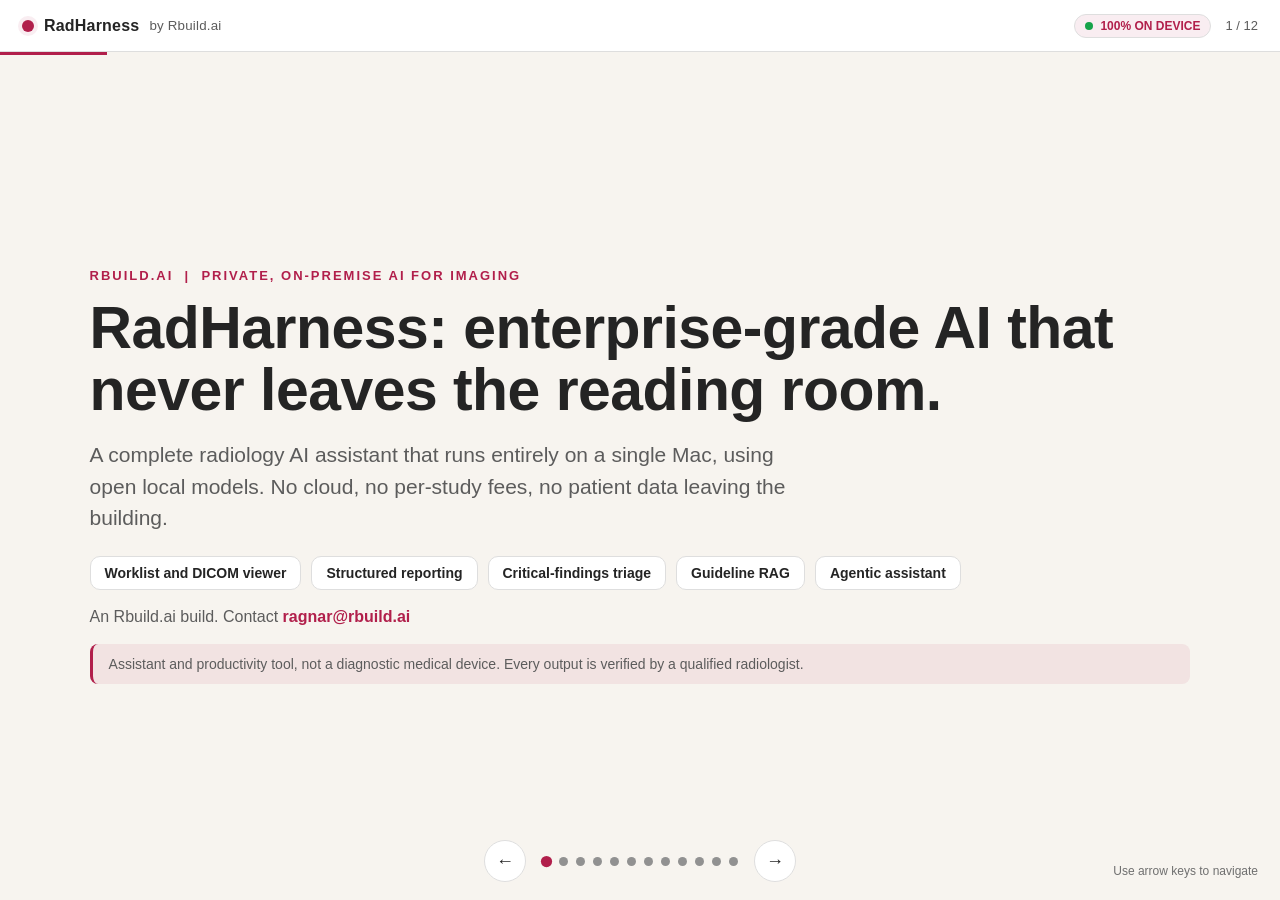
<file: RadHarness-Pitch-Deck.html>
<!DOCTYPE html>
<html lang="en">
<head>
<meta charset="UTF-8" />
<meta name="viewport" content="width=device-width, initial-scale=1.0" />
<title>RadHarness: Local AI for Radiology</title>
<script>
  (() => {
    const param = new URLSearchParams(window.location.search).get("scoutTheme");
    const theme =
      param || (window.matchMedia("(prefers-color-scheme: dark)").matches ? "dark" : "light");
    document.documentElement.setAttribute("data-theme", theme);
  })();
</script>
<style>
:root {
  color-scheme: light;
  --cp-bg: #f7f4ef;
  --cp-bg-elevated: #fcfbf8;
  --cp-surface: #ffffff;
  --cp-surface-soft: #f5f5f5;
  --cp-border: #dedede;
  --cp-border-strong: #919191;
  --cp-text: #242424;
  --cp-text-muted: #5c5c5c;
  --cp-text-soft: #6f6f6f;
  --cp-accent: #b11f4b;
  --cp-accent-hover: #9a1a41;
  --cp-accent-soft: rgba(177, 31, 75, 0.08);
  --cp-accent-fg: #ffffff;
  --cp-success: #16a34a;
  --cp-danger: #dc2626;
  --cp-warning: #f59e0b;
  --cp-link: #0078d4;
  --cp-shadow: 0 18px 48px rgba(0, 0, 0, 0.12);
  --cp-overlay: rgba(255, 255, 255, 0.8);
  --cp-panel: rgba(255, 255, 255, 0.86);
  --cp-panel-strong: rgba(255, 255, 255, 0.96);
  --cp-sheen: rgba(255, 255, 255, 0.55);
  --cp-highlight: rgba(177, 31, 75, 0.12);
}
html[data-theme="dark"] {
  color-scheme: dark;
  --cp-bg: #3d3b3a;
  --cp-bg-elevated: #343231;
  --cp-surface: #292929;
  --cp-surface-soft: #2e2e2e;
  --cp-border: #474747;
  --cp-border-strong: #5f5f5f;
  --cp-text: #dedede;
  --cp-text-muted: #919191;
  --cp-text-soft: #b0b0b0;
  --cp-accent: #fd8ea1;
  --cp-accent-hover: #fb7b91;
  --cp-accent-soft: rgba(253, 142, 161, 0.14);
  --cp-accent-fg: #1a1a1a;
  --cp-success: #4ade80;
  --cp-danger: #f87171;
  --cp-warning: #fbbf24;
  --cp-link: #4da6ff;
  --cp-shadow: 0 18px 48px rgba(0, 0, 0, 0.32);
  --cp-overlay: rgba(41, 41, 41, 0.88);
  --cp-panel: rgba(41, 41, 41, 0.72);
  --cp-panel-strong: rgba(41, 41, 41, 0.96);
  --cp-sheen: rgba(255, 255, 255, 0.04);
  --cp-highlight: rgba(253, 142, 161, 0.12);
}

* { box-sizing: border-box; margin: 0; padding: 0; }
html, body { height: 100%; }
body {
  font-family: "Segoe UI", Aptos, Calibri, -apple-system, BlinkMacSystemFont, sans-serif;
  background: var(--cp-bg);
  color: var(--cp-text);
  overflow: hidden;
  -webkit-font-smoothing: antialiased;
}
code, .mono { font-family: Consolas, "Courier New", Courier, monospace; }

/* Top bar */
.topbar {
  position: fixed; top: 0; left: 0; right: 0; height: 52px; z-index: 30;
  display: flex; align-items: center; justify-content: space-between;
  padding: 0 22px; background: var(--cp-panel-strong);
  border-bottom: 1px solid var(--cp-border); backdrop-filter: blur(8px);
}
.brand { display: flex; align-items: center; gap: 10px; font-weight: 700; letter-spacing: .2px; }
.brand .dot { width: 12px; height: 12px; border-radius: 50%; background: var(--cp-accent); box-shadow: 0 0 0 4px var(--cp-accent-soft); }
.brand small { font-weight: 500; color: var(--cp-text-muted); }
.top-right { display: flex; align-items: center; gap: 14px; font-size: 13px; color: var(--cp-text-muted); }
.pill {
  display: inline-flex; align-items: center; gap: 7px; padding: 4px 10px; border-radius: 999px;
  background: var(--cp-accent-soft); color: var(--cp-accent); font-weight: 600; font-size: 12px;
  border: 1px solid var(--cp-border);
}
.pill .g { width: 8px; height: 8px; border-radius: 50%; background: var(--cp-success); }
.progress { position: fixed; top: 52px; left: 0; height: 3px; background: var(--cp-accent); z-index: 30; transition: width .3s ease; }

/* Slides */
.deck { position: absolute; inset: 52px 0 0 0; }
.slide {
  position: absolute; inset: 0; display: none;
  padding: 44px clamp(24px, 7vw, 110px); overflow-y: auto;
  animation: fade .35s ease;
}
.slide.active { display: flex; flex-direction: column; justify-content: center; }
@keyframes fade { from { opacity: 0; transform: translateY(8px); } to { opacity: 1; transform: none; } }

.kicker { color: var(--cp-accent); font-weight: 700; text-transform: uppercase; letter-spacing: 2px; font-size: 13px; margin-bottom: 14px; }
h1 { font-size: clamp(30px, 4.6vw, 60px); line-height: 1.05; letter-spacing: -.5px; margin-bottom: 18px; }
h2 { font-size: clamp(24px, 3.2vw, 40px); line-height: 1.1; margin-bottom: 20px; letter-spacing: -.3px; }
h3 { font-size: 19px; margin-bottom: 8px; }
p.lead { font-size: clamp(16px, 1.7vw, 21px); color: var(--cp-text-muted); max-width: 60ch; line-height: 1.5; }
.muted { color: var(--cp-text-muted); }
.accent { color: var(--cp-accent); }
ul.clean { list-style: none; display: grid; gap: 12px; margin-top: 8px; }
ul.clean li { display: flex; gap: 12px; align-items: flex-start; font-size: 17px; line-height: 1.45; }
ul.clean li::before { content: ""; flex: 0 0 auto; width: 9px; height: 9px; margin-top: 8px; border-radius: 3px; background: var(--cp-accent); }

.grid { display: grid; gap: 16px; }
.g2 { grid-template-columns: repeat(2, 1fr); }
.g3 { grid-template-columns: repeat(3, 1fr); }
.g4 { grid-template-columns: repeat(4, 1fr); }
@media (max-width: 900px) { .g2, .g3, .g4 { grid-template-columns: 1fr; } }

.card {
  background: var(--cp-surface); border: 1px solid var(--cp-border); border-radius: 16px;
  padding: 20px; box-shadow: 0 0 2px rgba(0,0,0,0.12), 0 1px 2px rgba(0,0,0,0.14);
}
.card .ic { font-size: 24px; margin-bottom: 10px; }
.card p { color: var(--cp-text-muted); font-size: 15px; line-height: 1.45; }

.stat { display: flex; flex-direction: column; gap: 4px; }
.stat .n { font-size: clamp(28px, 3.6vw, 46px); font-weight: 800; color: var(--cp-accent); letter-spacing: -1px; }
.stat .l { color: var(--cp-text-muted); font-size: 14px; }

table.t { width: 100%; border-collapse: collapse; font-size: 15px; }
table.t th, table.t td { text-align: left; padding: 11px 14px; border-bottom: 1px solid var(--cp-border); }
table.t th { color: var(--cp-text-muted); font-weight: 600; font-size: 13px; text-transform: uppercase; letter-spacing: .5px; }
table.t tr:last-child td { border-bottom: none; }
table.t .hl { color: var(--cp-accent); font-weight: 700; }
.tag { display: inline-block; padding: 2px 9px; border-radius: 999px; font-size: 12px; font-weight: 600; background: var(--cp-accent-soft); color: var(--cp-accent); border: 1px solid var(--cp-border); }
.tag.ok { background: rgba(22,163,74,.1); color: var(--cp-success); }

/* Bar chart */
.bars { display: grid; gap: 16px; margin-top: 10px; }
.bar-row { display: grid; grid-template-columns: 140px 1fr auto; align-items: center; gap: 14px; }
.bar-track { height: 30px; background: var(--cp-surface-soft); border: 1px solid var(--cp-border); border-radius: 8px; overflow: hidden; }
.bar-fill { height: 100%; display: flex; align-items: center; padding-left: 12px; color: var(--cp-accent-fg); font-weight: 700; font-size: 14px; white-space: nowrap; }
.bar-fill.cloud { background: var(--cp-border-strong); color: var(--cp-text); }
.bar-fill.local { background: var(--cp-accent); }

.two { display: grid; grid-template-columns: 1.05fr .95fr; gap: 40px; align-items: center; }
@media (max-width: 900px) { .two { grid-template-columns: 1fr; gap: 22px; } }

.badge-row { display: flex; flex-wrap: wrap; gap: 10px; margin-top: 22px; }
.badge { display: inline-flex; align-items: center; gap: 8px; padding: 8px 14px; border-radius: 10px; background: var(--cp-surface); border: 1px solid var(--cp-border); font-size: 14px; font-weight: 600; }

.note { margin-top: 18px; padding: 12px 16px; border-left: 3px solid var(--cp-accent); background: var(--cp-accent-soft); border-radius: 8px; font-size: 14px; color: var(--cp-text-muted); }
.disclaimer-box { border: 1px solid var(--cp-warning); background: rgba(245,158,11,.08); border-radius: 12px; padding: 18px 20px; font-size: 15px; line-height: 1.5; }

/* Nav */
.nav { position: fixed; bottom: 18px; left: 0; right: 0; z-index: 30; display: flex; align-items: center; justify-content: center; gap: 16px; }
.nav button {
  width: 42px; height: 42px; border-radius: 50%; border: 1px solid var(--cp-border);
  background: var(--cp-panel-strong); color: var(--cp-text); font-size: 18px; cursor: pointer;
  display: flex; align-items: center; justify-content: center; transition: all .15s ease;
}
.nav button:hover { border-color: var(--cp-accent); color: var(--cp-accent); }
.dots { display: flex; gap: 8px; }
.dots span { width: 9px; height: 9px; border-radius: 50%; background: var(--cp-border-strong); cursor: pointer; transition: all .15s ease; }
.dots span.on { background: var(--cp-accent); transform: scale(1.25); }
.hint { position: fixed; bottom: 22px; right: 22px; font-size: 12px; color: var(--cp-text-soft); z-index: 30; }
.footer-credit { position: fixed; bottom: 22px; left: 22px; font-size: 12px; color: var(--cp-text-soft); z-index: 30; }
</style>
</head>
<body>
<div class="topbar">
  <div class="brand"><span class="dot"></span> RadHarness <small>by Rbuild.ai</small></div>
  <div class="top-right">
    <span class="pill"><span class="g"></span> 100% ON DEVICE</span>
    <span id="counter">1 / 12</span>
  </div>
</div>
<div class="progress" id="progress" style="width:8%"></div>

<div class="deck" id="deck">

  <!-- 1. Title -->
  <section class="slide active">
    <div class="kicker">Rbuild.ai &nbsp;|&nbsp; Private, on-premise AI for imaging</div>
    <h1>RadHarness: enterprise-grade AI that never leaves the reading room.</h1>
    <p class="lead">A complete radiology AI assistant that runs entirely on a single Mac, using open local models. No cloud, no per-study fees, no patient data leaving the building.</p>
    <div class="badge-row">
      <span class="badge">Worklist and DICOM viewer</span>
      <span class="badge">Structured reporting</span>
      <span class="badge">Critical-findings triage</span>
      <span class="badge">Guideline RAG</span>
      <span class="badge">Agentic assistant</span>
    </div>
    <p class="muted" style="margin-top:18px">An Rbuild.ai build. Contact <strong class="accent">ragnar@rbuild.ai</strong></p>
    <div class="note">Assistant and productivity tool, not a diagnostic medical device. Every output is verified by a qualified radiologist.</div>
  </section>

  <!-- 2. Problem -->
  <section class="slide">
    <div class="kicker">The problem</div>
    <h2>Cloud radiology AI is powerful, but it comes with strings attached.</h2>
    <div class="grid g3">
      <div class="card"><div class="ic">🔓</div><h3>PHI leaves the building</h3><p>Images and reports are uploaded to third-party clouds, expanding breach exposure and complicating HIPAA and GDPR compliance.</p></div>
      <div class="card"><div class="ic">💸</div><h3>Recurring per-study fees</h3><p>Per-exam and per-seat subscriptions scale with volume forever. Costs never stop, and they grow as you do.</p></div>
      <div class="card"><div class="ic">🔗</div><h3>Vendor lock-in and downtime</h3><p>Your workflow depends on someone else's uptime, pricing, and roadmap. No internet means no AI.</p></div>
    </div>
    <div class="note">Radiologists want the productivity of AI without surrendering control of the data or the budget.</div>
  </section>

  <!-- 3. Solution -->
  <section class="slide">
    <div class="kicker">The solution</div>
    <div class="two">
      <div>
        <h2>One local appliance. The whole AI workflow.</h2>
        <p class="lead">RadHarness packages a modern radiology AI stack into software that runs on a single Mac using open models. It is offline by architecture: the app refuses any non-local model endpoint.</p>
        <ul class="clean" style="margin-top:20px">
          <li>All inference runs on the device, on your data, under your roof.</li>
          <li>Open-source models mean zero license and zero per-use fees.</li>
          <li>Cross-platform: the same app runs on Mac or PC.</li>
        </ul>
      </div>
      <div class="grid" style="gap:14px">
        <div class="card stat"><span class="n">0</span><span class="l">bytes of patient data sent to any cloud</span></div>
        <div class="card stat"><span class="n">$0</span><span class="l">per-study and per-seat inference fees</span></div>
        <div class="card stat"><span class="n">1</span><span class="l">quiet appliance for the whole reading room</span></div>
      </div>
    </div>
  </section>

  <!-- 4. Features -->
  <section class="slide">
    <div class="kicker">What it does today</div>
    <h2>A working product, not a concept.</h2>
    <div class="grid g3">
      <div class="card"><div class="ic">🗂️</div><h3>Worklist and viewer</h3><p>DICOM ingest with automatic de-identification, a prioritized worklist, and an in-browser frame viewer.</p></div>
      <div class="card"><div class="ic">📝</div><h3>Structured reporting</h3><p>Drafts Technique, Comparison, Findings, and Impression from dictation, and generates concise impressions.</p></div>
      <div class="card"><div class="ic">🚨</div><h3>Critical-findings triage</h3><p>Detects actionable findings in report text and auto-escalates the study to STAT, with negation handling.</p></div>
      <div class="card"><div class="ic">📚</div><h3>Guideline RAG</h3><p>Ingest your protocols and appropriateness criteria, then get grounded answers with source citations.</p></div>
      <div class="card"><div class="ic">🤖</div><h3>Agentic assistant</h3><p>A tool-using chat agent that searches the worklist and knowledge base and runs triage on demand.</p></div>
      <div class="card"><div class="ic">🔒</div><h3>Privacy guard</h3><p>Offline mode is enforced in code. Local-only SQLite storage and an audit log keep everything on device.</p></div>
    </div>
    <div class="note">Verified end to end on this build: DICOM frames render, triage escalates to STAT, and the agent cites local protocols. 6 of 6 smoke tests pass.</div>
  </section>

  <!-- 5. Architecture -->
  <section class="slide">
    <div class="kicker">How it works</div>
    <h2>A clean local stack, offline by design.</h2>
    <div class="two">
      <ul class="clean">
        <li><strong>Local model runtime:</strong> Ollama or Foundry Local, serving an open model over a loopback endpoint only.</li>
        <li><strong>FastAPI backend:</strong> worklist, reporting, triage, RAG, and the agent, all in Python.</li>
        <li><strong>Local storage:</strong> SQLite plus local files, gitignored, holding studies, reports, and the knowledge base.</li>
        <li><strong>No-build web UI:</strong> a self-contained single-page app, no external assets, no internet required.</li>
      </ul>
      <div class="card">
        <h3 class="accent">Data flow</h3>
        <p style="margin-top:10px; line-height:1.7">
          DICOM in &rarr; de-identify &rarr; worklist<br>
          Dictation &rarr; local model &rarr; structured report<br>
          Report text &rarr; triage &rarr; STAT flag<br>
          Question &rarr; local RAG &rarr; cited answer<br>
          <span class="muted">Every arrow stays inside the device.</span>
        </p>
      </div>
    </div>
  </section>

  <!-- 6. Why local -->
  <section class="slide">
    <div class="kicker">Why local wins</div>
    <h2>Privacy, cost, and control in one decision.</h2>
    <div class="grid g4">
      <div class="card"><div class="ic">🛡️</div><h3>Compliance</h3><p>No cloud egress shrinks your breach surface and simplifies HIPAA and GDPR posture.</p></div>
      <div class="card"><div class="ic">📉</div><h3>Economics</h3><p>A one-time hardware cost replaces recurring per-study fees that never end.</p></div>
      <div class="card"><div class="ic">⚡</div><h3>Availability</h3><p>Works with no internet. No dependency on a vendor's uptime or pricing changes.</p></div>
      <div class="card"><div class="ic">🧩</div><h3>Control</h3><p>Own the models, the data, and the roadmap. Swap models freely as open models improve.</p></div>
    </div>
  </section>

  <!-- 7. Recommended model (DATA) -->
  <section class="slide" id="slide-model">
    <div class="kicker">The model, picked and tested</div>
    <h2>Recommended local model: <span class="accent" id="model-name">Qwen3-32B + MedGemma</span></h2>
    <div class="two">
      <div>
        <p class="lead" id="model-rationale">Qwen3-32B is the primary reasoning model: Apache 2.0 licensed, with a thinking mode that suits impression drafting and structured reports. MedGemma 27B adds medical language and chest-X-ray-trained image understanding under Google's healthcare-friendly HAI-DEF terms.</p>
        <ul class="clean" style="margin-top:18px" id="model-points">
          <li><strong>Reasoning:</strong> Qwen3-32B (Apache 2.0, thinking mode) for reports, triage, and RAG.</li>
          <li><strong>Medical + images:</strong> MedGemma 27B multimodal, trained on chest X-rays and clinical text.</li>
          <li><strong>Runs on 32GB today:</strong> Qwen3-14B or gpt-oss:20b, paired with MedGemma 4B.</li>
        </ul>
      </div>
      <div class="card">
        <h3 class="accent">Model shortlist</h3>
        <table class="t" style="margin-top:8px" id="model-table">
          <tr><th>Model</th><th>Role</th><th>~Q4 memory</th></tr>
          <tr><td class="hl">Qwen3-32B</td><td>Primary reasoning</td><td>~20 GB</td></tr>
          <tr><td class="hl">MedGemma 27B</td><td>Medical text + vision</td><td>~17 GB</td></tr>
          <tr><td>Qwen3-14B / gpt-oss:20b</td><td>Runs on 32GB now</td><td>~9 to 16 GB</td></tr>
          <tr><td>Qwen3-72B / Llama 3.3-70B</td><td>Higher quality (128GB)</td><td>~43 to 45 GB</td></tr>
        </table>
      </div>
    </div>
    <div class="note" id="model-note">All picks allow commercial and clinical-adjacent use (Apache 2.0 and Google HAI-DEF). Medical-tuned models still hallucinate and require radiologist verification, so a strong reasoner plus grounded RAG is the safe default.</div>
  </section>

  <!-- 8. Benchmark (DATA) -->
  <section class="slide" id="slide-bench">
    <div class="kicker">Tested on real hardware</div>
    <h2>Measured performance, not marketing.</h2>
    <p class="lead">Benchmarked on an Apple M1 Max, 32GB, using the same prompts the app uses. gpt-oss:20b ran 100% on the GPU at 33 to 41 generation tokens per second, using about 12GB. A Mac Studio adds memory and bandwidth for larger models and higher throughput.</p>
    <div class="card" style="margin-top:18px">
      <table class="t" id="bench-table">
        <tr><th>Task</th><th>Model</th><th>Gen tokens/sec</th><th>Latency</th><th>Quality (1-5)</th></tr>
        <tr><td>Report drafting</td><td class="hl">gpt-oss:20b</td><td id="b-gen-a">33.3</td><td id="b-lat-a">11.7 s</td><td id="b-q-a">5</td></tr>
        <tr><td>Triage classify</td><td>gpt-oss:20b</td><td id="b-gen-b">32.9</td><td id="b-lat-b">25.2 s</td><td id="b-q-b">3</td></tr>
        <tr><td>RAG answer</td><td>gpt-oss:20b</td><td id="b-gen-c">41.0</td><td id="b-lat-c">3.6 s</td><td id="b-q-c">5</td></tr>
      </table>
    </div>
    <div class="note" id="bench-note">Strong on report drafting and grounded answering. Triage scored lower because the model undercalled one case, which is exactly why RadHarness wraps triage in deterministic rules plus mandatory radiologist verification. Warm-run figures, GPU (Metal).</div>
  </section>

  <!-- 9. Hardware (DATA) -->
  <section class="slide" id="slide-hw">
    <div class="kicker">The appliance</div>
    <h2>Recommended build: <span class="accent" id="hw-name">Mac Studio M4 Max, 128GB</span></h2>
    <div class="grid g3" id="hw-cards">
      <div class="card"><span class="tag">Good</span><h3 style="margin-top:10px" id="hw-good-name">M4 Max, 64GB</h3><p id="hw-good-desc">Runs a 32B reasoning model plus a medical vision model at 30 to 37 tok/s.</p><div class="stat" style="margin-top:12px"><span class="n" id="hw-good-price">$3,799</span><span class="l" id="hw-good-spec">64GB unified, 40-core GPU, 1TB</span></div></div>
      <div class="card" style="border-color:var(--cp-accent)"><span class="tag">Recommended</span><h3 style="margin-top:10px" id="hw-better-name">M4 Max, 128GB</h3><p id="hw-better-desc">Runs a 70B model plus vision plus a summarizer at once, with headroom.</p><div class="stat" style="margin-top:12px"><span class="n" id="hw-better-price">~$5,099</span><span class="l" id="hw-better-spec">128GB unified, 40-core GPU, 2TB</span></div></div>
      <div class="card"><span class="tag">Best</span><h3 style="margin-top:10px" id="hw-best-name">M3 Ultra, 96GB</h3><p id="hw-best-desc">819 GB/s bandwidth, about 50% faster on 70B models. High-volume rooms.</p><div class="stat" style="margin-top:12px"><span class="n" id="hw-best-price">$7,299</span><span class="l" id="hw-best-spec">96GB unified, 80-core GPU, 2TB</span></div></div>
    </div>
    <div class="note" id="hw-note">Rule of thumb: usable local model size must fit in unified memory, and memory bandwidth drives tokens per second. Prices are US, July 2026, and reflect the 2026 memory-shortage market. Verify at apple.com before purchase.</div>
  </section>

  <!-- 10. ROI (DATA) -->
  <section class="slide" id="slide-roi">
    <div class="kicker">The economics</div>
    <h2>One-time hardware beats forever fees.</h2>
    <div class="two">
      <div>
        <h3 class="muted" style="margin-bottom:14px">3-year total cost (illustrative)</h3>
        <div class="bars">
          <div class="bar-row"><span>Cloud / SaaS AI</span><div class="bar-track"><div class="bar-fill cloud" style="width:100%">$80,000</div></div><span></span></div>
          <div class="bar-row"><span>RadHarness local</span><div class="bar-track"><div class="bar-fill local" style="width:16%"></div></div><span style="font-weight:800;color:var(--cp-accent)">$12,200</span></div>
        </div>
        <div class="note" id="roi-note">Base scenario: 8,000 studies per year, single-radiologist practice. 3-year cost about $12,200 local vs about $80,000 mid-range cloud or SaaS, plus roughly $28,700 per year in radiologist time saved. Estimates with assumptions and sources in the ROI report.</div>
      </div>
      <div class="grid" style="gap:14px">
        <div class="card stat"><span class="n" id="roi-headline-1">85%</span><span class="l" id="roi-headline-1-l">lower 3-year cost vs cloud</span></div>
        <div class="card stat"><span class="n" id="roi-headline-2">2-9 mo</span><span class="l" id="roi-headline-2-l">payback period</span></div>
        <div class="card stat"><span class="n" id="roi-headline-3">$28.7K</span><span class="l" id="roi-headline-3-l">radiologist time saved / year</span></div>
      </div>
    </div>
  </section>

  <!-- 11. Roadmap -->
  <section class="slide">
    <div class="kicker">Where this goes</div>
    <h2>From assistant to a full local imaging platform.</h2>
    <div class="grid g3">
      <div class="card"><span class="tag ok">Shipped</span><h3 style="margin-top:10px">Core harness</h3><p>Worklist, viewer, reporting, triage, RAG, and the agent, running fully local.</p></div>
      <div class="card"><span class="tag">Next</span><h3 style="margin-top:10px">Vision and PACS</h3><p>Add a local vision model for image understanding and DICOM network integration with the reading environment.</p></div>
      <div class="card"><span class="tag">Later</span><h3 style="margin-top:10px">Validation and scale</h3><p>Clinical validation studies, multi-user support, and a hardened on-prem deployment.</p></div>
    </div>
  </section>

  <!-- 12. CTA / Disclaimer -->
  <section class="slide">
    <div class="kicker">Take it for a read</div>
    <h1>Own your AI. Keep your data. Cut the bill.</h1>
    <p class="lead">RadHarness is built and running today. The next step is choosing the model tier and the Mac Studio that fit your volume, then piloting it on a live worklist.</p>
    <div class="badge-row">
      <span class="badge">Run: <span class="mono">./run.sh</span></span>
      <span class="badge">Open: <span class="mono">127.0.0.1:8000</span></span>
      <span class="badge">Contact: <span class="mono">ragnar@rbuild.ai</span></span>
    </div>
    <div class="disclaimer-box" style="margin-top:26px">
      <strong>Medical disclaimer.</strong> RadHarness is a research and productivity assistant, not a medical device. It is not FDA or CE cleared and must not be used for primary diagnosis or autonomous clinical decisions. All AI output must be reviewed and verified by a qualified radiologist.
    </div>
  </section>

</div>

<div class="nav">
  <button id="prev" aria-label="Previous">&larr;</button>
  <div class="dots" id="dots"></div>
  <button id="next" aria-label="Next">&rarr;</button>
</div>
<div class="hint">Use arrow keys to navigate</div>

<script>
  const slides = Array.from(document.querySelectorAll(".slide"));
  const dotsWrap = document.getElementById("dots");
  const counter = document.getElementById("counter");
  const progress = document.getElementById("progress");
  let i = 0;
  slides.forEach((_, idx) => {
    const s = document.createElement("span");
    if (idx === 0) s.className = "on";
    s.addEventListener("click", () => go(idx));
    dotsWrap.appendChild(s);
  });
  const dots = Array.from(dotsWrap.children);
  function go(n) {
    i = Math.max(0, Math.min(slides.length - 1, n));
    slides.forEach((s, idx) => s.classList.toggle("active", idx === i));
    dots.forEach((d, idx) => d.classList.toggle("on", idx === i));
    counter.textContent = (i + 1) + " / " + slides.length;
    progress.style.width = ((i + 1) / slides.length * 100) + "%";
  }
  document.getElementById("prev").addEventListener("click", () => go(i - 1));
  document.getElementById("next").addEventListener("click", () => go(i + 1));
  document.addEventListener("keydown", (e) => {
    if (e.key === "ArrowRight" || e.key === "PageDown" || e.key === " ") { e.preventDefault(); go(i + 1); }
    else if (e.key === "ArrowLeft" || e.key === "PageUp") { e.preventDefault(); go(i - 1); }
    else if (e.key === "Home") go(0);
    else if (e.key === "End") go(slides.length - 1);
  });
  go(0);
</script>
</body>
</html>
</file>
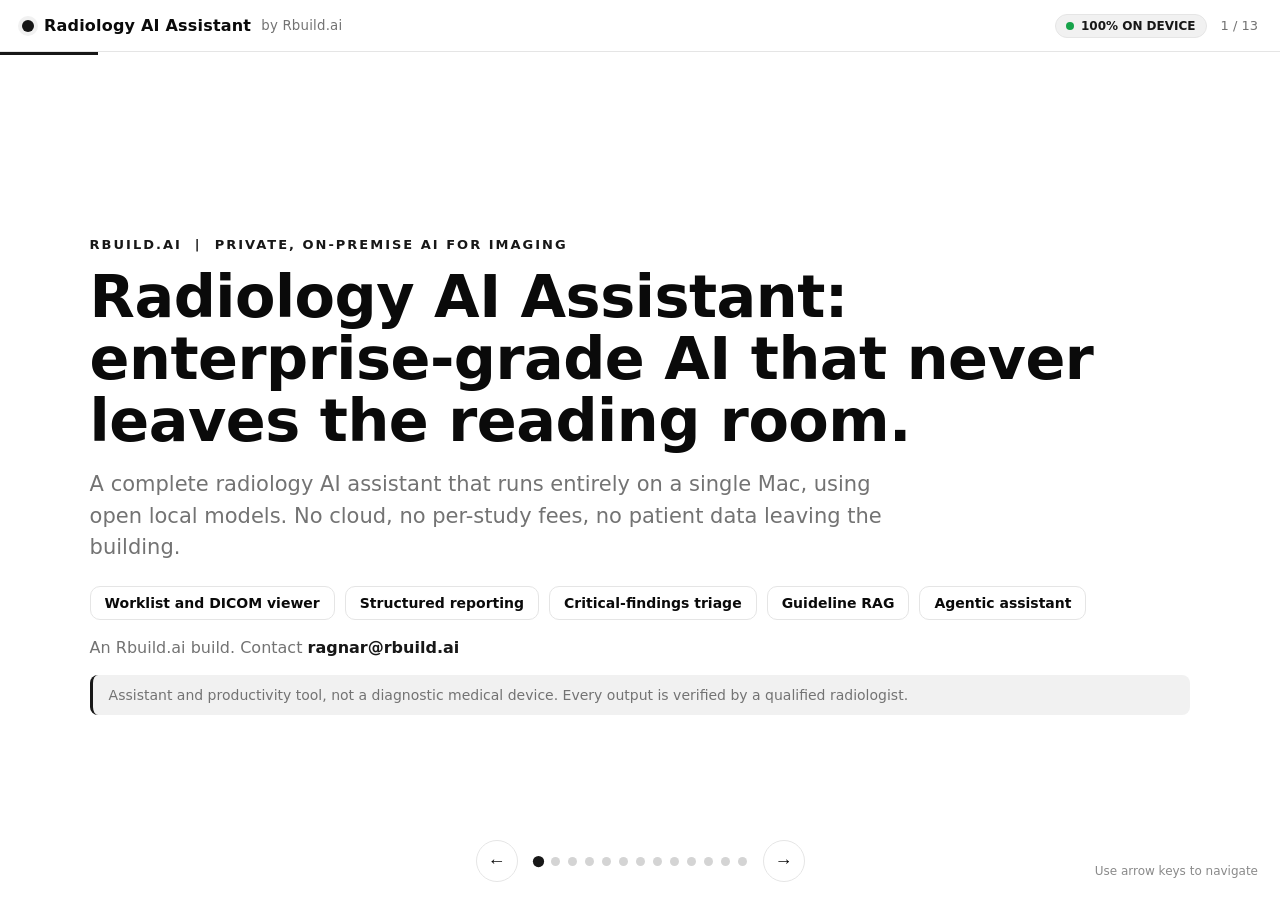
<file: Radiology-AI-Assistant-Pitch-Deck.html>
<!DOCTYPE html>
<html lang="en">
<head>
<meta charset="UTF-8" />
<meta name="viewport" content="width=device-width, initial-scale=1.0" />
<title>Radiology AI Assistant: Local AI for Radiology</title>
<script>
  (() => {
    const param = new URLSearchParams(window.location.search).get("scoutTheme");
    const theme =
      param || (window.matchMedia("(prefers-color-scheme: dark)").matches ? "dark" : "light");
    document.documentElement.setAttribute("data-theme", theme);
  })();
</script>
<style>
:root {
  color-scheme: light;
  --cp-bg: #ffffff;
  --cp-bg-elevated: #fafafa;
  --cp-surface: #ffffff;
  --cp-surface-soft: #f5f5f5;
  --cp-border: #e5e5e5;
  --cp-border-strong: #d4d4d4;
  --cp-text: #0a0a0a;
  --cp-text-muted: #737373;
  --cp-text-soft: #8a8a8a;
  --cp-accent: #171717;
  --cp-accent-hover: #000000;
  --cp-accent-soft: rgba(23, 23, 23, 0.06);
  --cp-accent-fg: #fafafa;
  --cp-success: #16a34a;
  --cp-danger: #dc2626;
  --cp-warning: #d97706;
  --cp-link: #2563eb;
  --cp-shadow: 0 10px 30px rgba(0, 0, 0, 0.08);
  --cp-overlay: rgba(255, 255, 255, 0.8);
  --cp-panel: rgba(255, 255, 255, 0.86);
  --cp-panel-strong: rgba(255, 255, 255, 0.96);
  --cp-sheen: rgba(255, 255, 255, 0.55);
  --cp-highlight: rgba(23, 23, 23, 0.06);
}
html[data-theme="dark"] {
  color-scheme: dark;
  --cp-bg: #0a0a0a;
  --cp-bg-elevated: #111111;
  --cp-surface: #0f0f0f;
  --cp-surface-soft: #171717;
  --cp-border: #262626;
  --cp-border-strong: #3a3a3a;
  --cp-text: #fafafa;
  --cp-text-muted: #a3a3a3;
  --cp-text-soft: #7d7d7d;
  --cp-accent: #fafafa;
  --cp-accent-hover: #e5e5e5;
  --cp-accent-soft: rgba(250, 250, 250, 0.08);
  --cp-accent-fg: #0a0a0a;
  --cp-success: #22c55e;
  --cp-danger: #ef4444;
  --cp-warning: #f59e0b;
  --cp-link: #60a5fa;
  --cp-shadow: 0 10px 30px rgba(0, 0, 0, 0.5);
  --cp-overlay: rgba(10, 10, 10, 0.85);
  --cp-panel: rgba(10, 10, 10, 0.72);
  --cp-panel-strong: rgba(10, 10, 10, 0.96);
  --cp-sheen: rgba(255, 255, 255, 0.04);
  --cp-highlight: rgba(255, 255, 255, 0.06);
}

* { box-sizing: border-box; margin: 0; padding: 0; }
html, body { height: 100%; }
body {
  font-family: ui-sans-serif, system-ui, -apple-system, "Segoe UI", Roboto, Helvetica, Arial, sans-serif;
  background: var(--cp-bg);
  color: var(--cp-text);
  overflow: hidden;
  -webkit-font-smoothing: antialiased;
}
code, .mono { font-family: Consolas, "Courier New", Courier, monospace; }

/* Top bar */
.topbar {
  position: fixed; top: 0; left: 0; right: 0; height: 52px; z-index: 30;
  display: flex; align-items: center; justify-content: space-between;
  padding: 0 22px; background: var(--cp-panel-strong);
  border-bottom: 1px solid var(--cp-border); backdrop-filter: blur(8px);
}
.brand { display: flex; align-items: center; gap: 10px; font-weight: 700; letter-spacing: .2px; }
.brand .dot { width: 12px; height: 12px; border-radius: 50%; background: var(--cp-accent); box-shadow: 0 0 0 4px var(--cp-accent-soft); }
.brand small { font-weight: 500; color: var(--cp-text-muted); }
.top-right { display: flex; align-items: center; gap: 14px; font-size: 13px; color: var(--cp-text-muted); }
.pill {
  display: inline-flex; align-items: center; gap: 7px; padding: 4px 10px; border-radius: 999px;
  background: var(--cp-accent-soft); color: var(--cp-accent); font-weight: 600; font-size: 12px;
  border: 1px solid var(--cp-border);
}
.pill .g { width: 8px; height: 8px; border-radius: 50%; background: var(--cp-success); }
.progress { position: fixed; top: 52px; left: 0; height: 3px; background: var(--cp-accent); z-index: 30; transition: width .3s ease; }

/* Slides */
.deck { position: absolute; inset: 52px 0 0 0; }
.slide {
  position: absolute; inset: 0; display: none;
  padding: 44px clamp(24px, 7vw, 110px); overflow-y: auto;
  animation: fade .35s ease;
}
.slide.active { display: flex; flex-direction: column; justify-content: center; }
@keyframes fade { from { opacity: 0; transform: translateY(8px); } to { opacity: 1; transform: none; } }

.kicker { color: var(--cp-accent); font-weight: 700; text-transform: uppercase; letter-spacing: 2px; font-size: 13px; margin-bottom: 14px; }
h1 { font-size: clamp(30px, 4.6vw, 60px); line-height: 1.05; letter-spacing: -.5px; margin-bottom: 18px; }
h2 { font-size: clamp(24px, 3.2vw, 40px); line-height: 1.1; margin-bottom: 20px; letter-spacing: -.3px; }
h3 { font-size: 19px; margin-bottom: 8px; }
p.lead { font-size: clamp(16px, 1.7vw, 21px); color: var(--cp-text-muted); max-width: 60ch; line-height: 1.5; }
.muted { color: var(--cp-text-muted); }
.accent { color: var(--cp-accent); }
ul.clean { list-style: none; display: grid; gap: 12px; margin-top: 8px; }
ul.clean li { display: flex; gap: 12px; align-items: flex-start; font-size: 17px; line-height: 1.45; }
ul.clean li::before { content: ""; flex: 0 0 auto; width: 9px; height: 9px; margin-top: 8px; border-radius: 3px; background: var(--cp-accent); }

.grid { display: grid; gap: 16px; }
.g2 { grid-template-columns: repeat(2, 1fr); }
.g3 { grid-template-columns: repeat(3, 1fr); }
.g4 { grid-template-columns: repeat(4, 1fr); }
@media (max-width: 900px) { .g2, .g3, .g4 { grid-template-columns: 1fr; } }

.card {
  background: var(--cp-surface); border: 1px solid var(--cp-border); border-radius: 16px;
  padding: 20px; box-shadow: 0 0 2px rgba(0,0,0,0.12), 0 1px 2px rgba(0,0,0,0.14);
}
.card .ic { font-size: 24px; margin-bottom: 10px; }
.card p { color: var(--cp-text-muted); font-size: 15px; line-height: 1.45; }

.stat { display: flex; flex-direction: column; gap: 4px; }
.stat .n { font-size: clamp(28px, 3.6vw, 46px); font-weight: 800; color: var(--cp-accent); letter-spacing: -1px; }
.stat .l { color: var(--cp-text-muted); font-size: 14px; }

table.t { width: 100%; border-collapse: collapse; font-size: 15px; }
table.t th, table.t td { text-align: left; padding: 11px 14px; border-bottom: 1px solid var(--cp-border); }
table.t th { color: var(--cp-text-muted); font-weight: 600; font-size: 13px; text-transform: uppercase; letter-spacing: .5px; }
table.t tr:last-child td { border-bottom: none; }
table.t .hl { color: var(--cp-accent); font-weight: 700; }
.tag { display: inline-block; padding: 2px 9px; border-radius: 999px; font-size: 12px; font-weight: 600; background: var(--cp-accent-soft); color: var(--cp-accent); border: 1px solid var(--cp-border); }
.tag.ok { background: rgba(22,163,74,.1); color: var(--cp-success); }

/* Bar chart */
.bars { display: grid; gap: 16px; margin-top: 10px; }
.bar-row { display: grid; grid-template-columns: 140px 1fr auto; align-items: center; gap: 14px; }
.bar-track { height: 30px; background: var(--cp-surface-soft); border: 1px solid var(--cp-border); border-radius: 8px; overflow: hidden; }
.bar-fill { height: 100%; display: flex; align-items: center; padding-left: 12px; color: var(--cp-accent-fg); font-weight: 700; font-size: 14px; white-space: nowrap; }
.bar-fill.cloud { background: var(--cp-border-strong); color: var(--cp-text); }
.bar-fill.local { background: var(--cp-accent); }

.two { display: grid; grid-template-columns: 1.05fr .95fr; gap: 40px; align-items: center; }
@media (max-width: 900px) { .two { grid-template-columns: 1fr; gap: 22px; } }

.badge-row { display: flex; flex-wrap: wrap; gap: 10px; margin-top: 22px; }
.badge { display: inline-flex; align-items: center; gap: 8px; padding: 8px 14px; border-radius: 10px; background: var(--cp-surface); border: 1px solid var(--cp-border); font-size: 14px; font-weight: 600; }

.note { margin-top: 18px; padding: 12px 16px; border-left: 3px solid var(--cp-accent); background: var(--cp-accent-soft); border-radius: 8px; font-size: 14px; color: var(--cp-text-muted); }
.disclaimer-box { border: 1px solid var(--cp-warning); background: rgba(245,158,11,.08); border-radius: 12px; padding: 18px 20px; font-size: 15px; line-height: 1.5; }

/* Workflow */
.flow { display: grid; grid-template-columns: repeat(3, 1fr); gap: 14px; margin-top: 8px; }
@media (max-width: 900px) { .flow { grid-template-columns: 1fr; } }
.step { background: var(--cp-surface); border: 1px solid var(--cp-border); border-radius: 14px; padding: 16px 18px; box-shadow: 0 0 2px rgba(0,0,0,0.12), 0 1px 2px rgba(0,0,0,0.14); }
.step .num { display: inline-flex; align-items: center; justify-content: center; width: 26px; height: 26px; border-radius: 50%; background: var(--cp-accent); color: var(--cp-accent-fg); font-weight: 800; font-size: 14px; margin-bottom: 8px; }
.step h3 { font-size: 16px; margin-bottom: 4px; }
.step p { color: var(--cp-text-muted); font-size: 13.5px; line-height: 1.4; }
.step .feat { display: inline-block; margin-top: 8px; font-size: 12px; font-weight: 700; color: var(--cp-accent); }

/* Nav */
.nav { position: fixed; bottom: 18px; left: 0; right: 0; z-index: 30; display: flex; align-items: center; justify-content: center; gap: 16px; }
.nav button {
  width: 42px; height: 42px; border-radius: 50%; border: 1px solid var(--cp-border);
  background: var(--cp-panel-strong); color: var(--cp-text); font-size: 18px; cursor: pointer;
  display: flex; align-items: center; justify-content: center; transition: all .15s ease;
}
.nav button:hover { border-color: var(--cp-accent); color: var(--cp-accent); }
.dots { display: flex; gap: 8px; }
.dots span { width: 9px; height: 9px; border-radius: 50%; background: var(--cp-border-strong); cursor: pointer; transition: all .15s ease; }
.dots span.on { background: var(--cp-accent); transform: scale(1.25); }
.hint { position: fixed; bottom: 22px; right: 22px; font-size: 12px; color: var(--cp-text-soft); z-index: 30; }
.footer-credit { position: fixed; bottom: 22px; left: 22px; font-size: 12px; color: var(--cp-text-soft); z-index: 30; }
</style>
</head>
<body>
<div class="topbar">
  <div class="brand"><span class="dot"></span> Radiology AI Assistant <small>by Rbuild.ai</small></div>
  <div class="top-right">
    <span class="pill"><span class="g"></span> 100% ON DEVICE</span>
    <span id="counter">1 / 12</span>
  </div>
</div>
<div class="progress" id="progress" style="width:8%"></div>

<div class="deck" id="deck">

  <!-- 1. Title -->
  <section class="slide active">
    <div class="kicker">Rbuild.ai &nbsp;|&nbsp; Private, on-premise AI for imaging</div>
    <h1>Radiology AI Assistant: enterprise-grade AI that never leaves the reading room.</h1>
    <p class="lead">A complete radiology AI assistant that runs entirely on a single Mac, using open local models. No cloud, no per-study fees, no patient data leaving the building.</p>
    <div class="badge-row">
      <span class="badge">Worklist and DICOM viewer</span>
      <span class="badge">Structured reporting</span>
      <span class="badge">Critical-findings triage</span>
      <span class="badge">Guideline RAG</span>
      <span class="badge">Agentic assistant</span>
    </div>
    <p class="muted" style="margin-top:18px">An Rbuild.ai build. Contact <strong class="accent">ragnar@rbuild.ai</strong></p>
    <div class="note">Assistant and productivity tool, not a diagnostic medical device. Every output is verified by a qualified radiologist.</div>
  </section>

  <!-- 2. Workflow and features -->
  <section class="slide" id="slide-workflow">
    <div class="kicker">What it does for your day</div>
    <h2>Built around the radiologist's workflow.</h2>
    <p class="lead">Every step of the read, from the moment a study arrives to the signed report, supported by local AI. Nothing leaves the device.</p>
    <div class="flow" style="margin-top:22px">
      <div class="step"><span class="num">1</span><h3>Studies arrive</h3><p>DICOM ingest with automatic de-identification builds a clean, prioritized worklist.</p><span class="feat">Worklist and de-identification</span></div>
      <div class="step"><span class="num">2</span><h3>Urgent first</h3><p>Critical-findings triage flags actionable studies and raises them to STAT.</p><span class="feat">Critical-findings triage</span></div>
      <div class="step"><span class="num">3</span><h3>Read the images</h3><p>Scroll DICOM frames in the browser with study metadata at hand.</p><span class="feat">Built-in DICOM viewer</span></div>
      <div class="step"><span class="num">4</span><h3>Dictate findings</h3><p>Drafts a structured report: Technique, Comparison, Findings, Impression.</p><span class="feat">Structured reporting</span></div>
      <div class="step"><span class="num">5</span><h3>Check guidelines</h3><p>Ask your own protocols and appropriateness criteria, with cited answers.</p><span class="feat">Local knowledge base (RAG)</span></div>
      <div class="step"><span class="num">6</span><h3>Verify and sign</h3><p>The radiologist reviews and approves every AI output. Always.</p><span class="feat">Human in the loop</span></div>
    </div>
    <div class="note">The result: less clicking, faster turnaround, and a report drafted for you, all while patient data stays in the building.</div>
  </section>

  <!-- 2. Problem -->
  <section class="slide">
    <div class="kicker">The problem</div>
    <h2>Cloud radiology AI is powerful, but it comes with strings attached.</h2>
    <div class="grid g3">
      <div class="card"><div class="ic">🔓</div><h3>PHI leaves the building</h3><p>Images and reports are uploaded to third-party clouds, expanding breach exposure and complicating HIPAA and GDPR compliance.</p></div>
      <div class="card"><div class="ic">💸</div><h3>Recurring per-study fees</h3><p>Per-exam and per-seat subscriptions scale with volume forever. Costs never stop, and they grow as you do.</p></div>
      <div class="card"><div class="ic">🔗</div><h3>Vendor lock-in and downtime</h3><p>Your workflow depends on someone else's uptime, pricing, and roadmap. No internet means no AI.</p></div>
    </div>
    <div class="note">Radiologists want the productivity of AI without surrendering control of the data or the budget.</div>
  </section>

  <!-- 3. Solution -->
  <section class="slide">
    <div class="kicker">The solution</div>
    <div class="two">
      <div>
        <h2>One local appliance. The whole AI workflow.</h2>
        <p class="lead">Radiology AI Assistant packages a modern radiology AI stack into software that runs on a single Mac using open models. It is offline by architecture: the app refuses any non-local model endpoint.</p>
        <ul class="clean" style="margin-top:20px">
          <li>All inference runs on the device, on your data, under your roof.</li>
          <li>Open-source models mean zero license and zero per-use fees.</li>
          <li>Cross-platform: the same app runs on Mac or PC.</li>
        </ul>
      </div>
      <div class="grid" style="gap:14px">
        <div class="card stat"><span class="n">0</span><span class="l">bytes of patient data sent to any cloud</span></div>
        <div class="card stat"><span class="n">$0</span><span class="l">per-study and per-seat inference fees</span></div>
        <div class="card stat"><span class="n">1</span><span class="l">quiet appliance for the whole reading room</span></div>
      </div>
    </div>
  </section>

  <!-- 4. Features -->
  <section class="slide">
    <div class="kicker">What it does today</div>
    <h2>A working product, not a concept.</h2>
    <div class="grid g3">
      <div class="card"><div class="ic">🗂️</div><h3>Worklist and viewer</h3><p>DICOM ingest with automatic de-identification, a prioritized worklist, and an in-browser frame viewer.</p></div>
      <div class="card"><div class="ic">📝</div><h3>Structured reporting</h3><p>Drafts Technique, Comparison, Findings, and Impression from dictation, and generates concise impressions.</p></div>
      <div class="card"><div class="ic">🚨</div><h3>Critical-findings triage</h3><p>Detects actionable findings in report text and auto-escalates the study to STAT, with negation handling.</p></div>
      <div class="card"><div class="ic">📚</div><h3>Guideline RAG</h3><p>Ingest your protocols and appropriateness criteria, then get grounded answers with source citations.</p></div>
      <div class="card"><div class="ic">🤖</div><h3>Agentic assistant</h3><p>A tool-using chat agent that searches the worklist and knowledge base and runs triage on demand.</p></div>
      <div class="card"><div class="ic">🔒</div><h3>Privacy guard</h3><p>Offline mode is enforced in code. Local-only SQLite storage and an audit log keep everything on device.</p></div>
    </div>
    <div class="note">Verified end to end on this build: DICOM frames render, triage escalates to STAT, and the agent cites local protocols. 6 of 6 smoke tests pass.</div>
  </section>

  <!-- 5. Architecture -->
  <section class="slide">
    <div class="kicker">How it works</div>
    <h2>A clean local stack, offline by design.</h2>
    <div class="two">
      <ul class="clean">
        <li><strong>Local model runtime:</strong> Ollama or Foundry Local, serving an open model over a loopback endpoint only.</li>
        <li><strong>FastAPI backend:</strong> worklist, reporting, triage, RAG, and the agent, all in Python.</li>
        <li><strong>Local storage:</strong> SQLite plus local files, gitignored, holding studies, reports, and the knowledge base.</li>
        <li><strong>No-build web UI:</strong> a self-contained single-page app, no external assets, no internet required.</li>
      </ul>
      <div class="card">
        <h3 class="accent">Data flow</h3>
        <p style="margin-top:10px; line-height:1.7">
          DICOM in &rarr; de-identify &rarr; worklist<br>
          Dictation &rarr; local model &rarr; structured report<br>
          Report text &rarr; triage &rarr; STAT flag<br>
          Question &rarr; local RAG &rarr; cited answer<br>
          <span class="muted">Every arrow stays inside the device.</span>
        </p>
      </div>
    </div>
  </section>

  <!-- 6. Why local -->
  <section class="slide">
    <div class="kicker">Why local wins</div>
    <h2>Privacy, cost, and control in one decision.</h2>
    <div class="grid g4">
      <div class="card"><div class="ic">🛡️</div><h3>Compliance</h3><p>No cloud egress shrinks your breach surface and simplifies HIPAA and GDPR posture.</p></div>
      <div class="card"><div class="ic">📉</div><h3>Economics</h3><p>A one-time hardware cost replaces recurring per-study fees that never end.</p></div>
      <div class="card"><div class="ic">⚡</div><h3>Availability</h3><p>Works with no internet. No dependency on a vendor's uptime or pricing changes.</p></div>
      <div class="card"><div class="ic">🧩</div><h3>Control</h3><p>Own the models, the data, and the roadmap. Swap models freely as open models improve.</p></div>
    </div>
  </section>

  <!-- 7. Recommended model (DATA) -->
  <section class="slide" id="slide-model">
    <div class="kicker">The model, picked and tested</div>
    <h2>Recommended local model: <span class="accent" id="model-name">Qwen3-32B + MedGemma</span></h2>
    <div class="two">
      <div>
        <p class="lead" id="model-rationale">Qwen3-32B is the primary reasoning model: Apache 2.0 licensed, with a thinking mode that suits impression drafting and structured reports. MedGemma 27B adds medical language and chest-X-ray-trained image understanding under Google's healthcare-friendly HAI-DEF terms.</p>
        <ul class="clean" style="margin-top:18px" id="model-points">
          <li><strong>Reasoning:</strong> Qwen3-32B (Apache 2.0, thinking mode) for reports, triage, and RAG.</li>
          <li><strong>Medical + images:</strong> MedGemma 27B multimodal, trained on chest X-rays and clinical text.</li>
          <li><strong>Runs on 32GB today:</strong> Qwen3-14B or gpt-oss:20b, paired with MedGemma 4B.</li>
        </ul>
      </div>
      <div class="card">
        <h3 class="accent">Model shortlist</h3>
        <table class="t" style="margin-top:8px" id="model-table">
          <tr><th>Model</th><th>Role</th><th>~Q4 memory</th></tr>
          <tr><td class="hl">Qwen3-32B</td><td>Primary reasoning</td><td>~20 GB</td></tr>
          <tr><td class="hl">MedGemma 27B</td><td>Medical text + vision</td><td>~17 GB</td></tr>
          <tr><td>Qwen3-14B / gpt-oss:20b</td><td>Runs on 32GB now</td><td>~9 to 16 GB</td></tr>
          <tr><td>Qwen3-72B / Llama 3.3-70B</td><td>Higher quality (128GB)</td><td>~43 to 45 GB</td></tr>
        </table>
      </div>
    </div>
    <div class="note" id="model-note">All picks allow commercial and clinical-adjacent use (Apache 2.0 and Google HAI-DEF). Medical-tuned models still hallucinate and require radiologist verification, so a strong reasoner plus grounded RAG is the safe default.</div>
  </section>

  <!-- 8. Benchmark (DATA) -->
  <section class="slide" id="slide-bench">
    <div class="kicker">Tested on real hardware</div>
    <h2>Measured performance, not marketing.</h2>
    <p class="lead">Benchmarked on an Apple M1 Max, 32GB, using the same prompts the app uses. gpt-oss:20b ran 100% on the GPU at 33 to 41 generation tokens per second, using about 12GB. A Mac Studio adds memory and bandwidth for larger models and higher throughput.</p>
    <div class="card" style="margin-top:18px">
      <table class="t" id="bench-table">
        <tr><th>Task</th><th>Model</th><th>Gen tokens/sec</th><th>Latency</th><th>Quality (1-5)</th></tr>
        <tr><td>Report drafting</td><td class="hl">gpt-oss:20b</td><td id="b-gen-a">33.3</td><td id="b-lat-a">11.7 s</td><td id="b-q-a">5</td></tr>
        <tr><td>Triage classify</td><td>gpt-oss:20b</td><td id="b-gen-b">32.9</td><td id="b-lat-b">25.2 s</td><td id="b-q-b">3</td></tr>
        <tr><td>RAG answer</td><td>gpt-oss:20b</td><td id="b-gen-c">41.0</td><td id="b-lat-c">3.6 s</td><td id="b-q-c">5</td></tr>
      </table>
    </div>
    <div class="note" id="bench-note">Strong on report drafting and grounded answering. Triage scored lower because the model undercalled one case, which is exactly why Radiology AI Assistant wraps triage in deterministic rules plus mandatory radiologist verification. Warm-run figures, GPU (Metal).</div>
  </section>

  <!-- 9. Hardware (DATA) -->
  <section class="slide" id="slide-hw">
    <div class="kicker">The appliance</div>
    <h2>Recommended build: <span class="accent" id="hw-name">Mac Studio M4 Max, 128GB</span></h2>
    <div class="grid g3" id="hw-cards">
      <div class="card"><span class="tag">Good</span><h3 style="margin-top:10px" id="hw-good-name">M4 Max, 64GB</h3><p id="hw-good-desc">Runs a 32B reasoning model plus a medical vision model at 30 to 37 tok/s.</p><div class="stat" style="margin-top:12px"><span class="n" id="hw-good-price">$3,799</span><span class="l" id="hw-good-spec">64GB unified, 40-core GPU, 1TB</span></div></div>
      <div class="card" style="border-color:var(--cp-accent)"><span class="tag">Recommended</span><h3 style="margin-top:10px" id="hw-better-name">M4 Max, 128GB</h3><p id="hw-better-desc">Runs a 70B model plus vision plus a summarizer at once, with headroom.</p><div class="stat" style="margin-top:12px"><span class="n" id="hw-better-price">~$5,099</span><span class="l" id="hw-better-spec">128GB unified, 40-core GPU, 2TB</span></div></div>
      <div class="card"><span class="tag">Best</span><h3 style="margin-top:10px" id="hw-best-name">M3 Ultra, 96GB</h3><p id="hw-best-desc">819 GB/s bandwidth, about 50% faster on 70B models. High-volume rooms.</p><div class="stat" style="margin-top:12px"><span class="n" id="hw-best-price">$7,299</span><span class="l" id="hw-best-spec">96GB unified, 80-core GPU, 2TB</span></div></div>
    </div>
    <div class="note" id="hw-note">Rule of thumb: usable local model size must fit in unified memory, and memory bandwidth drives tokens per second. Prices are US, July 2026, and reflect the 2026 memory-shortage market. Verify at apple.com before purchase.</div>
  </section>

  <!-- 10. ROI (DATA) -->
  <section class="slide" id="slide-roi">
    <div class="kicker">The economics</div>
    <h2>One-time hardware beats forever fees.</h2>
    <div class="two">
      <div>
        <h3 class="muted" style="margin-bottom:14px">3-year total cost (illustrative)</h3>
        <div class="bars">
          <div class="bar-row"><span>Cloud / SaaS AI</span><div class="bar-track"><div class="bar-fill cloud" style="width:100%">$80,000</div></div><span></span></div>
          <div class="bar-row"><span>Radiology AI Assistant local</span><div class="bar-track"><div class="bar-fill local" style="width:16%"></div></div><span style="font-weight:800;color:var(--cp-accent)">$12,200</span></div>
        </div>
        <div class="note" id="roi-note">Base scenario: 8,000 studies per year, single-radiologist practice. 3-year cost about $12,200 local vs about $80,000 mid-range cloud or SaaS, plus roughly $28,700 per year in radiologist time saved. Estimates with assumptions and sources in the ROI report.</div>
      </div>
      <div class="grid" style="gap:14px">
        <div class="card stat"><span class="n" id="roi-headline-1">85%</span><span class="l" id="roi-headline-1-l">lower 3-year cost vs cloud</span></div>
        <div class="card stat"><span class="n" id="roi-headline-2">2-9 mo</span><span class="l" id="roi-headline-2-l">payback period</span></div>
        <div class="card stat"><span class="n" id="roi-headline-3">$28.7K</span><span class="l" id="roi-headline-3-l">radiologist time saved / year</span></div>
      </div>
    </div>
  </section>

  <!-- 11. Roadmap -->
  <section class="slide">
    <div class="kicker">Where this goes</div>
    <h2>From assistant to a full local imaging platform.</h2>
    <div class="grid g3">
      <div class="card"><span class="tag ok">Shipped</span><h3 style="margin-top:10px">Core harness</h3><p>Worklist, viewer, reporting, triage, RAG, and the agent, running fully local.</p></div>
      <div class="card"><span class="tag">Next</span><h3 style="margin-top:10px">Vision and PACS</h3><p>Add a local vision model for image understanding and DICOM network integration with the reading environment.</p></div>
      <div class="card"><span class="tag">Later</span><h3 style="margin-top:10px">Validation and scale</h3><p>Clinical validation studies, multi-user support, and a hardened on-prem deployment.</p></div>
    </div>
  </section>

  <!-- 12. CTA / Disclaimer -->
  <section class="slide">
    <div class="kicker">Take it for a read</div>
    <h1>Own your AI. Keep your data. Cut the bill.</h1>
    <p class="lead">Radiology AI Assistant is built and running today. The next step is choosing the model tier and the Mac Studio that fit your volume, then piloting it on a live worklist.</p>
    <div class="badge-row">
      <span class="badge">Run: <span class="mono">./run.sh</span></span>
      <span class="badge">Open: <span class="mono">127.0.0.1:8000</span></span>
      <span class="badge">Contact: <span class="mono">ragnar@rbuild.ai</span></span>
    </div>
    <div class="disclaimer-box" style="margin-top:26px">
      <strong>Medical disclaimer.</strong> Radiology AI Assistant is a research and productivity assistant, not a medical device. It is not FDA or CE cleared and must not be used for primary diagnosis or autonomous clinical decisions. All AI output must be reviewed and verified by a qualified radiologist.
    </div>
  </section>

</div>

<div class="nav">
  <button id="prev" aria-label="Previous">&larr;</button>
  <div class="dots" id="dots"></div>
  <button id="next" aria-label="Next">&rarr;</button>
</div>
<div class="hint">Use arrow keys to navigate</div>

<script>
  const slides = Array.from(document.querySelectorAll(".slide"));
  const dotsWrap = document.getElementById("dots");
  const counter = document.getElementById("counter");
  const progress = document.getElementById("progress");
  let i = 0;
  slides.forEach((_, idx) => {
    const s = document.createElement("span");
    if (idx === 0) s.className = "on";
    s.addEventListener("click", () => go(idx));
    dotsWrap.appendChild(s);
  });
  const dots = Array.from(dotsWrap.children);
  function go(n) {
    i = Math.max(0, Math.min(slides.length - 1, n));
    slides.forEach((s, idx) => s.classList.toggle("active", idx === i));
    dots.forEach((d, idx) => d.classList.toggle("on", idx === i));
    counter.textContent = (i + 1) + " / " + slides.length;
    progress.style.width = ((i + 1) / slides.length * 100) + "%";
  }
  document.getElementById("prev").addEventListener("click", () => go(i - 1));
  document.getElementById("next").addEventListener("click", () => go(i + 1));
  document.addEventListener("keydown", (e) => {
    if (e.key === "ArrowRight" || e.key === "PageDown" || e.key === " ") { e.preventDefault(); go(i + 1); }
    else if (e.key === "ArrowLeft" || e.key === "PageUp") { e.preventDefault(); go(i - 1); }
    else if (e.key === "Home") go(0);
    else if (e.key === "End") go(slides.length - 1);
  });
  go(0);
</script>
</body>
</html>
</file>
